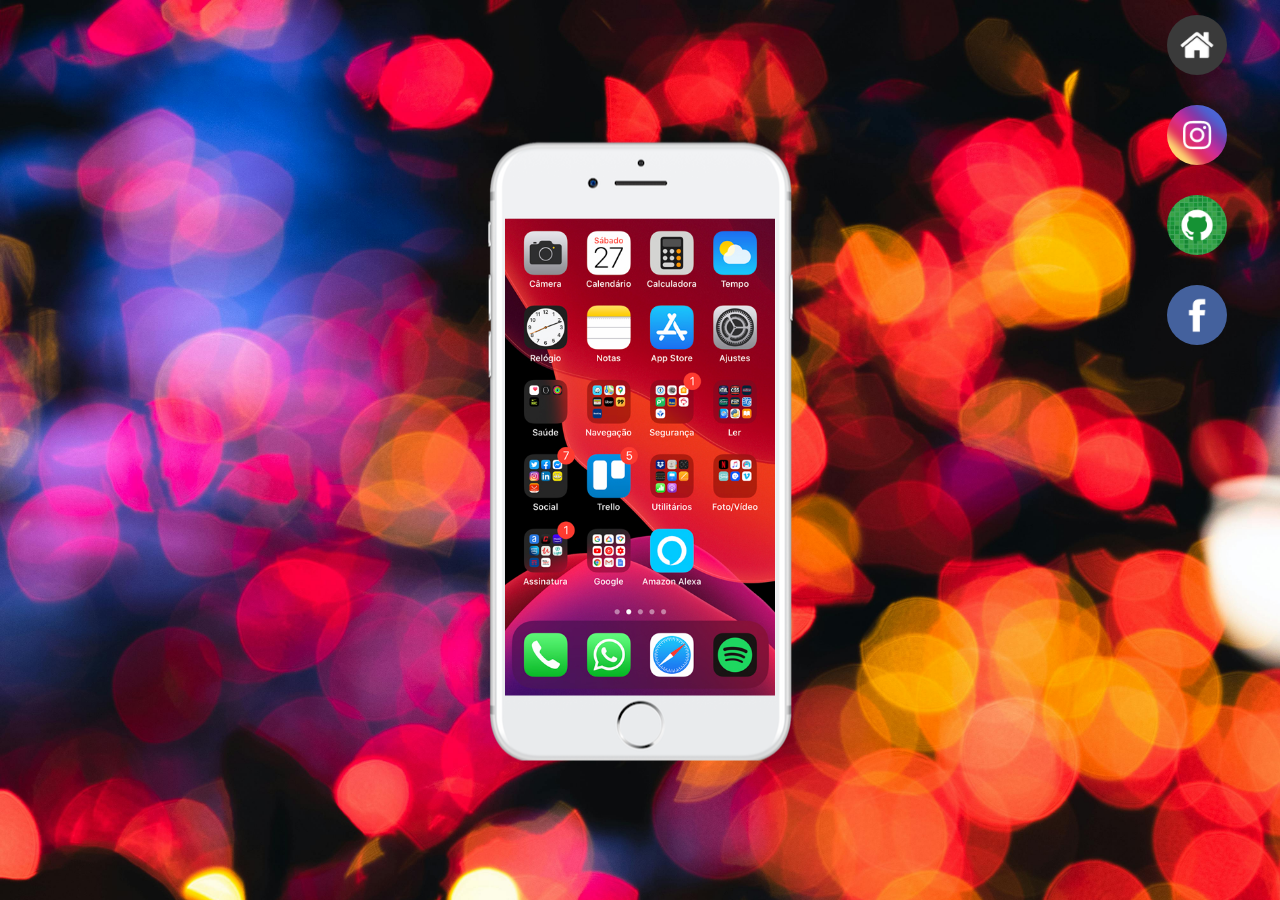
<file: index.html>
<!DOCTYPE html>
<html lang="pt-br">
<head>
    <meta charset="UTF-8">
    <meta name="viewport" content="width=device-width, initial-scale=1.0">
    <title>Home</title>
     <link rel="shortcut icon" href="imagem/favicon.ico" type="image/x-icon">
    <link rel="stylesheet" href="estilo/style.css">

</head>
<body>
    <main>
        <section id="telefone">
            <iframe src="home.html" id="home" name="home"  frameborder="0" ></iframe>
        </section>
        <section id="redes-sociais">
              <a href="home.html" target="home"><img src="imagem/logo-home.jpg" alt="logo-home"></a> 
              <a href="insta.html" target="home"><img src="imagem/logo-instagram.jpg" alt="logo-instagram"></a>
              <a href="git.html" target="home"><img src="imagem/logo-github.jpg" alt="logo-github"></a>
              <a href="face.html" target="home"><img src="imagem/logo-facebook.jpg" alt="logo-facebook"></a> 
        </section>
    </main>
</body>
</html>
</file>
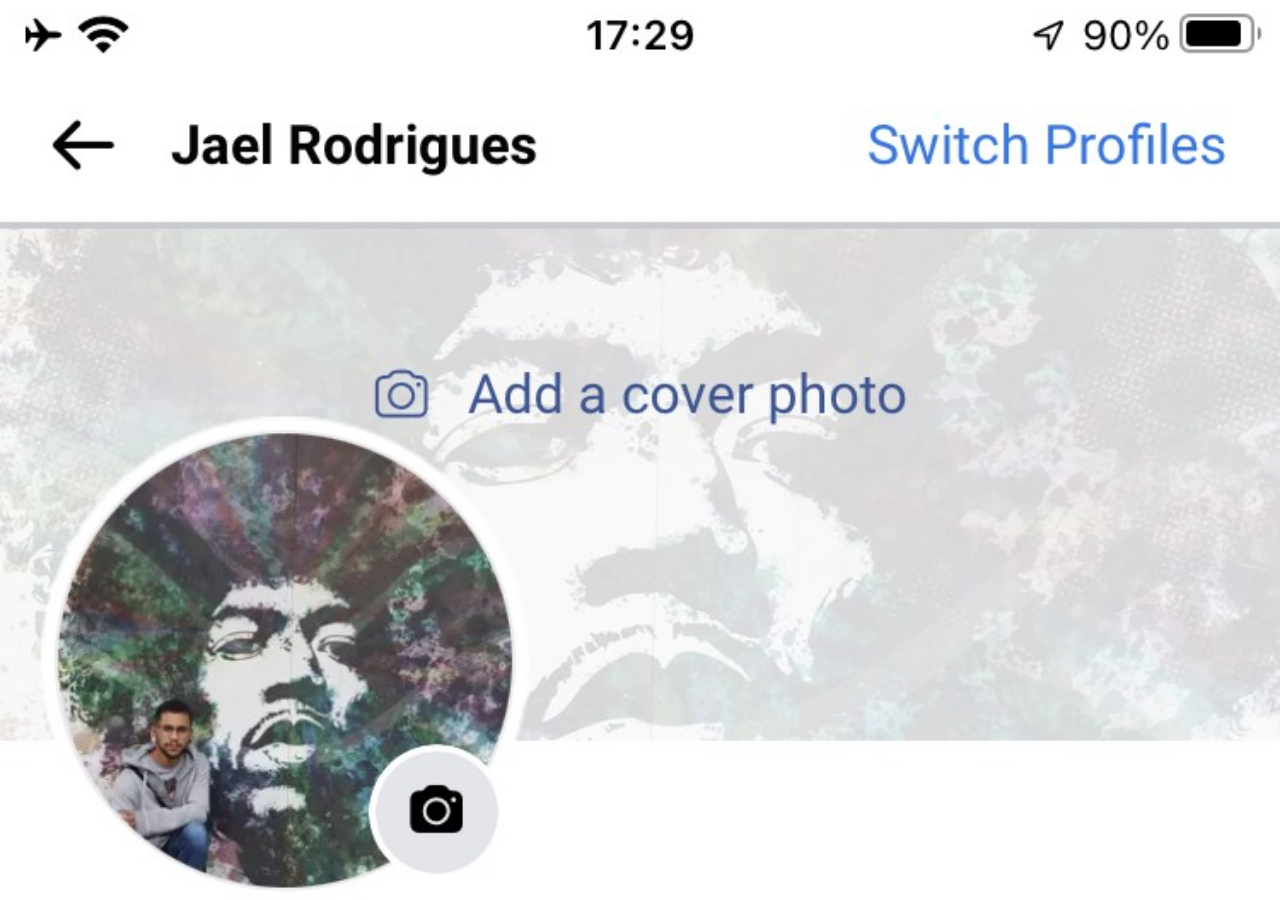
<file: face.html>
<!DOCTYPE html>
<html lang="en">
<head>
    <meta charset="UTF-8">
    <meta name="viewport" content="width=device-width, initial-scale=1.0">
    <title>Facebook</title>
    <style>

        *{

            padding: 0px;
            margin: 0px;
        }
        body{
            width: 100vw;
            background: url("imagem/tela-facebook.jpg") no-repeat top center;
            background-size: cover;
        }
    </style>
</head>
<body>
    
</body>
</html>
</file>
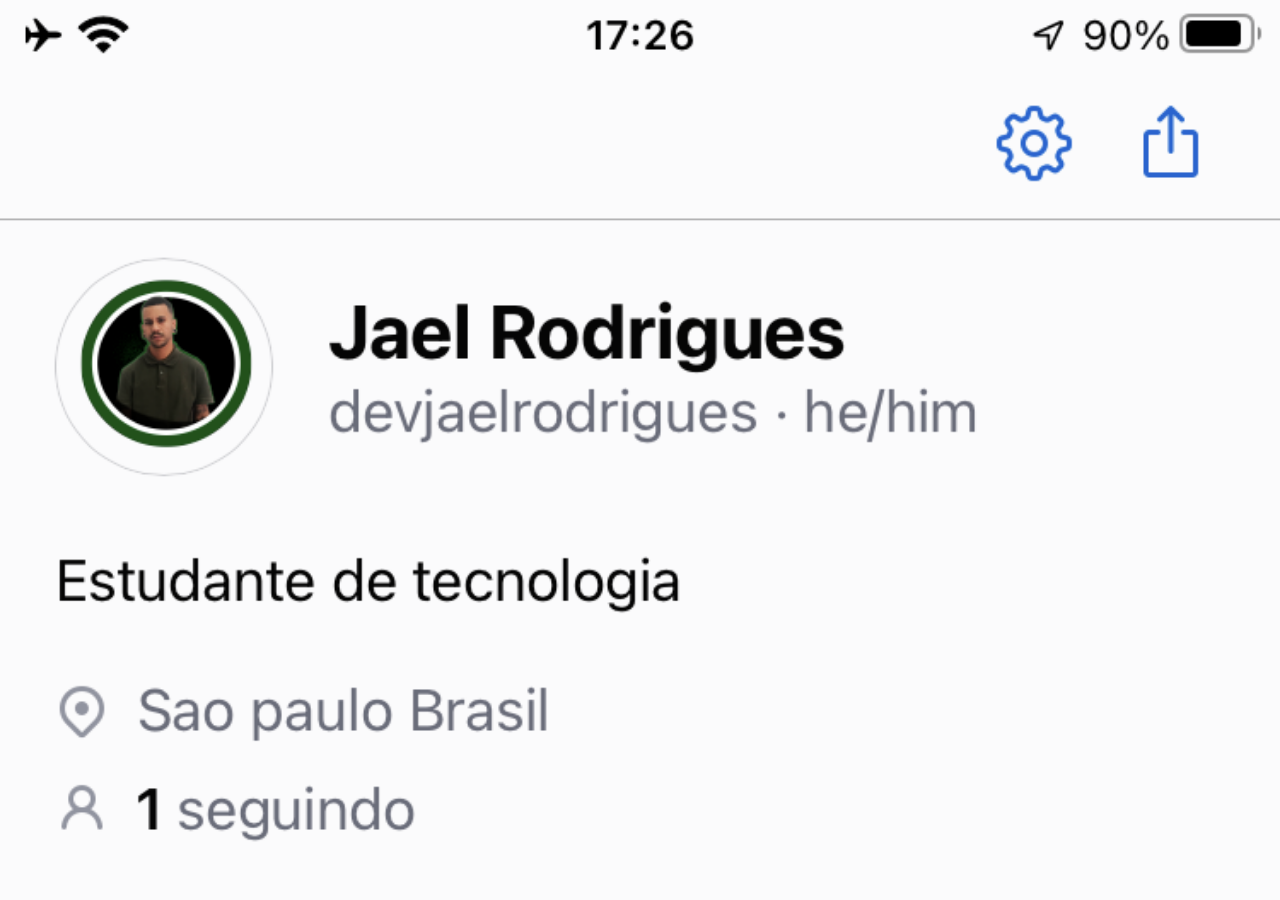
<file: git.html>
<!DOCTYPE html>
<html lang="en">
<head>
    <meta charset="UTF-8">
    <meta name="viewport" content="width=device-width, initial-scale=1.0">
    <title>git</title>
    <style>
        *{
            margin: 0px;
            padding: 0px;
        }

         body { 

            background: url("imagem/tela-github.png") no-repeat top center;
            width: 100vw;
            background-size: cover;
         }
    </style>
</head>
<body>
    
</body>
</html>
</file>
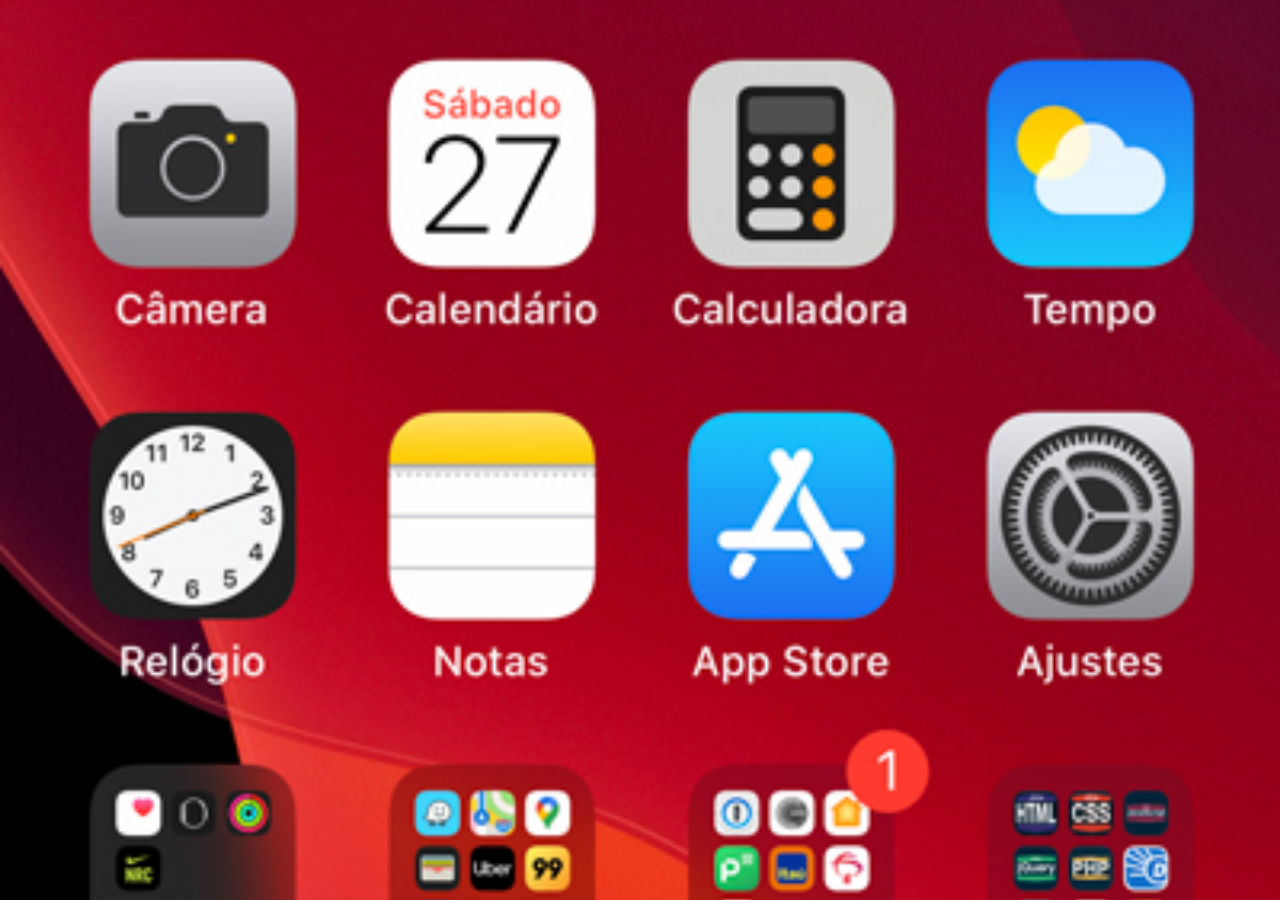
<file: home.html>
<!DOCTYPE html>
<html lang="pt-br">
<head>
    <meta charset="UTF-8">
    <meta name="viewport" content="width=device-width, initial-scale=1.0">
    <title>HomeIframe</title>
    <style>
        *{
            padding:0px;
            margin: 0px;
        }

        body{

            width:100vw;
            background: url("./imagem/tela-home.jpg") no-repeat top center;
            background-size: cover;
        }
      

        
    </style>
</head>
<body>
  
</body>
</html>
</file>
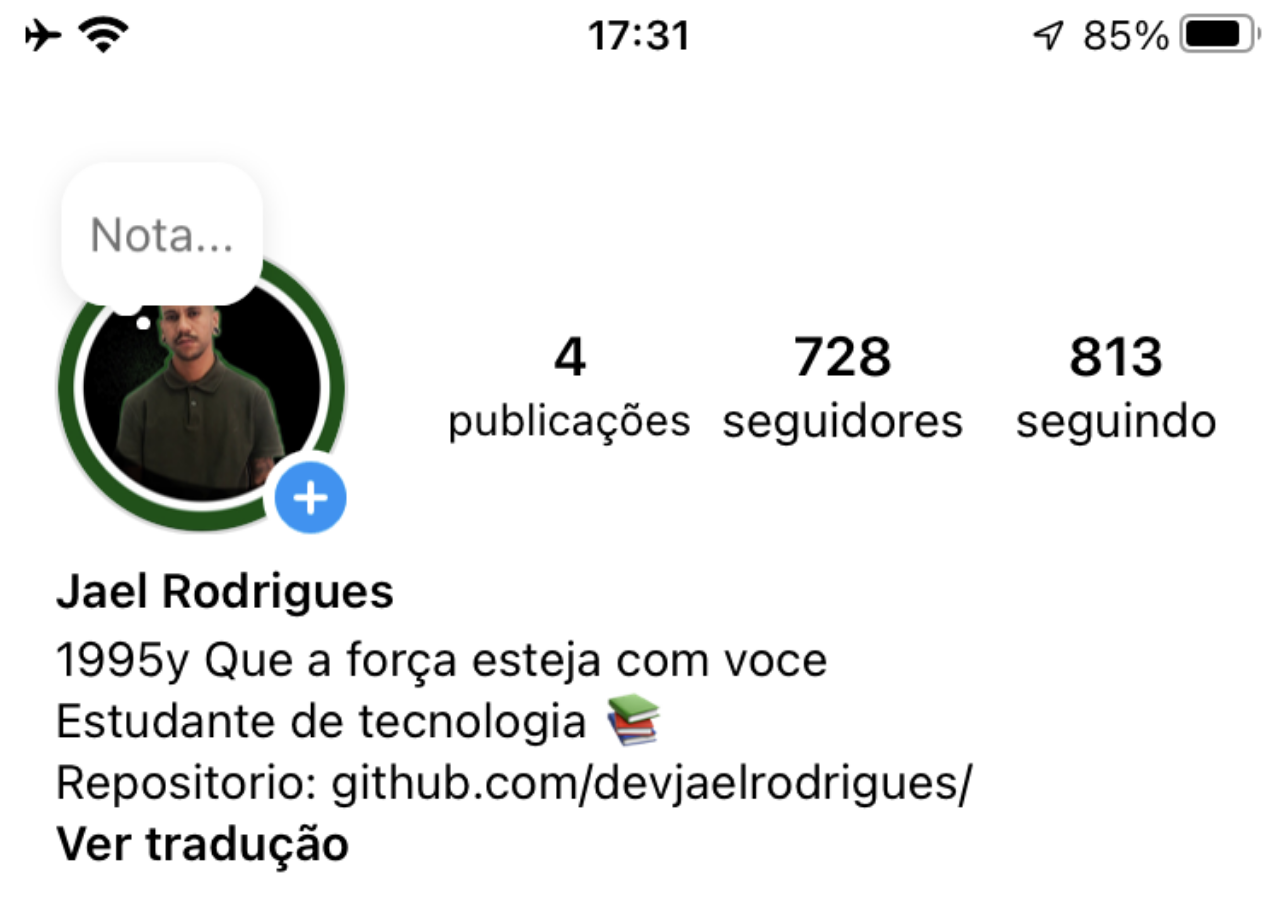
<file: insta.html>
<!DOCTYPE html>
<html lang="en">
<head>
    <meta charset="UTF-8">
    <meta name="viewport" content="width=device-width, initial-scale=1.0">
    <title>Insta</title>
    <style>
        *{
            padding: 0px;
            margin: 0px;
        }
          
        body{
            background: url("imagem/tela-instagram.png") no-repeat top center ;
            width: 100vw;
            background-size: cover;
           
            
        }
    </style>
</head>
<body>
    
</body>
</html>
</file>
<file: estilo/style.css>
@charset "UTF-8";

* {
    padding: 0px;
    margin: 0px;
    ;
}
    html {

        width: 100wh;
        height: 100vh;
    }
    body{
        background-image: url("/imagem/fundo2.jpg");
        width: 100wh;
        height: 100vh;
        background-size: cover;
    }

    main { 

        width: 100vw; 
        height: 100vh;
        position: relative;
        
    }
        #telefone{
            background-image: url("/imagem/frame-iphone.png");
            width: 310px;
            height: 621px;
            position: fixed;
            top: 50%;
            left: 50%;
            transform: translate(-50%, -50%);

        }
        iframe {
            width: 270px;
            height: 580px;
            position: fixed;
            top: 50%;
            left: 50%;
            transform: translate(-50%,-40%);
        }
     
      
          #redes-sociais img {

            width: 60px;
            padding:15px;
            border-radius:50%;
            display: block;
            position: relative;
            left: 90%;
            

          }
          #redes-sociais img:hover{
              
            border: 1px solid white;
            box-sizing: border-box;
            transition: 0.5ms;
            transform: translate(5px 5px);
          
          }
</file>
